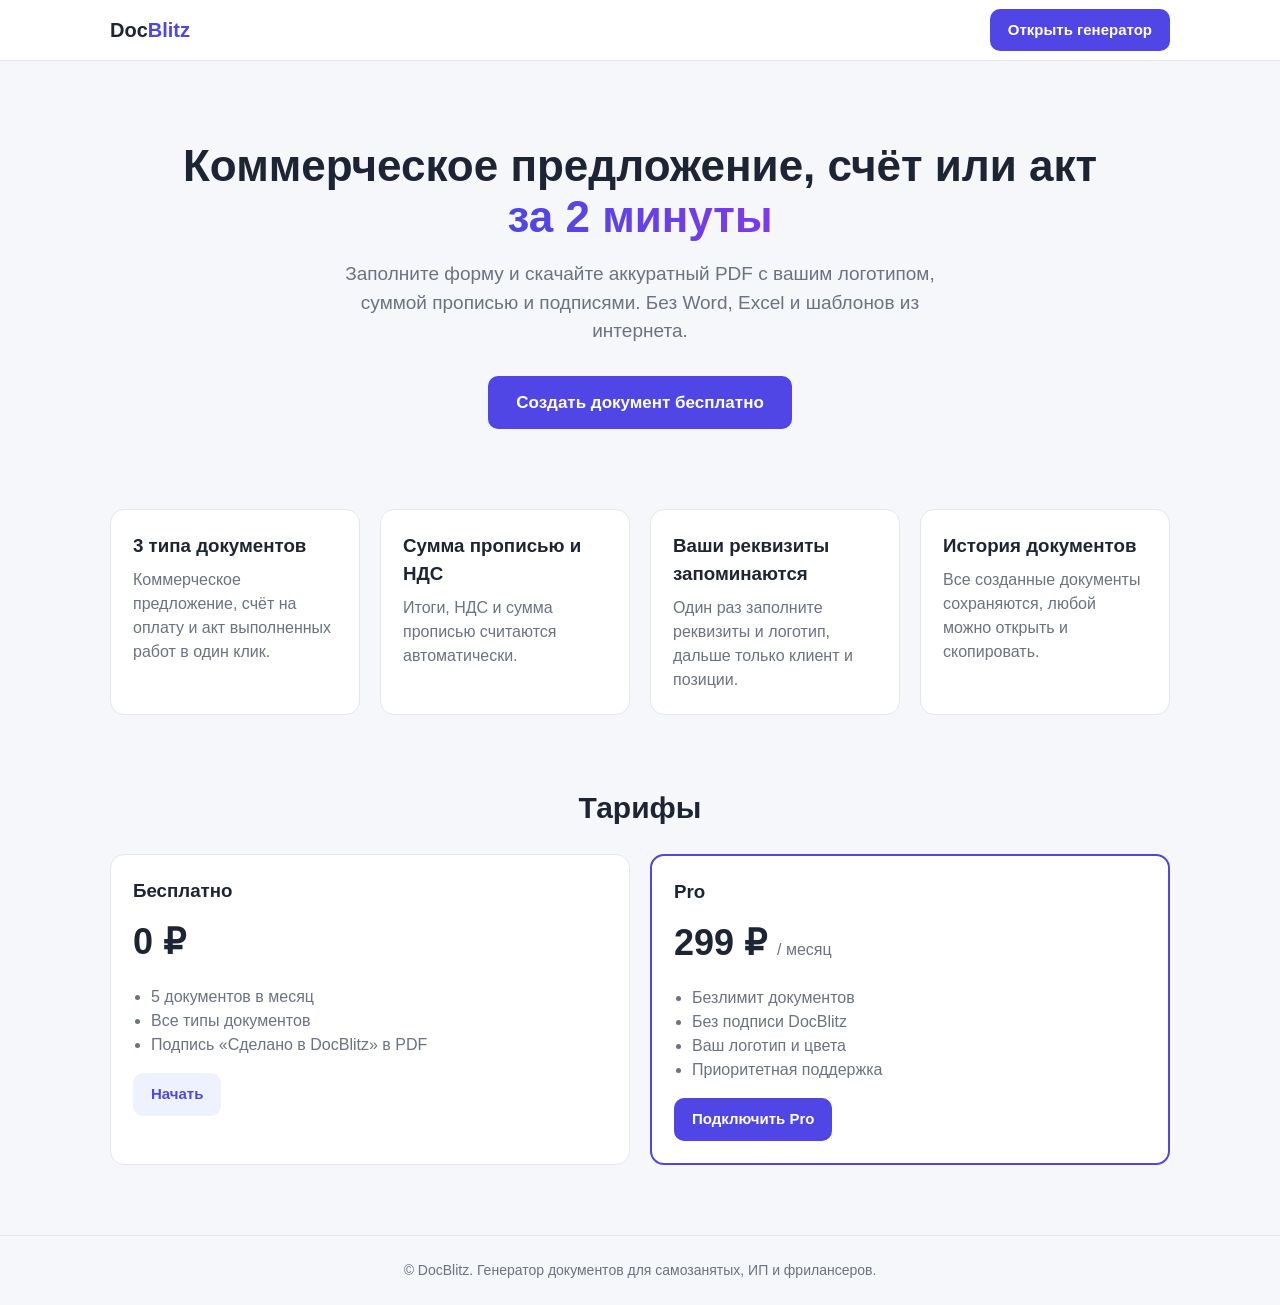
<file: index.html>
<!DOCTYPE html>
<html lang="ru">
<head>
<meta charset="UTF-8"><meta name="viewport" content="width=device-width,initial-scale=1">
<title>DocBlitz — коммерческие предложения и счета за 2 минуты</title>
<meta name="description" content="Онлайн-генератор коммерческих предложений, счетов и актов с выгрузкой в PDF. Для самозанятых, ИП и фрилансеров.">
<link rel="stylesheet" href="style.css">
<script src="metrika.js"></script>
</head>
<body>
<header class="nav"><div class="container">
  <a class="logo" href="index.html">Doc<span>Blitz</span></a>
  <a class="btn" href="app.html">Открыть генератор</a>
</div></header>

<section class="hero"><div class="container">
  <h1>Коммерческое предложение, счёт или акт<br><em>за 2 минуты</em></h1>
  <p>Заполните форму и скачайте аккуратный PDF с вашим логотипом, суммой прописью и подписями. Без Word, Excel и шаблонов из интернета.</p>
  <a class="btn big" href="app.html">Создать документ бесплатно</a>
</div></section>

<section class="container">
  <div class="features">
    <div class="card"><h3>3 типа документов</h3><p>Коммерческое предложение, счёт на оплату и акт выполненных работ в один клик.</p></div>
    <div class="card"><h3>Сумма прописью и НДС</h3><p>Итоги, НДС и сумма прописью считаются автоматически.</p></div>
    <div class="card"><h3>Ваши реквизиты запоминаются</h3><p>Один раз заполните реквизиты и логотип, дальше только клиент и позиции.</p></div>
    <div class="card"><h3>История документов</h3><p>Все созданные документы сохраняются, любой можно открыть и скопировать.</p></div>
  </div>

  <h2 class="section">Тарифы</h2>
  <div class="pricing">
    <div class="card"><h3>Бесплатно</h3><div class="price">0 ₽</div>
      <ul><li>5 документов в месяц</li><li>Все типы документов</li><li>Подпись «Сделано в DocBlitz» в PDF</li></ul>
      <a class="btn secondary" href="app.html">Начать</a></div>
    <div class="card pro"><h3>Pro</h3><div class="price">299 ₽ <small>/ месяц</small></div>
      <ul><li>Безлимит документов</li><li>Без подписи DocBlitz</li><li>Ваш логотип и цвета</li><li>Приоритетная поддержка</li></ul>
      <a class="btn" href="app.html#pro">Подключить Pro</a></div>
  </div>
</section>

<footer>© DocBlitz. Генератор документов для самозанятых, ИП и фрилансеров.</footer>
</body>
</html>
</file>
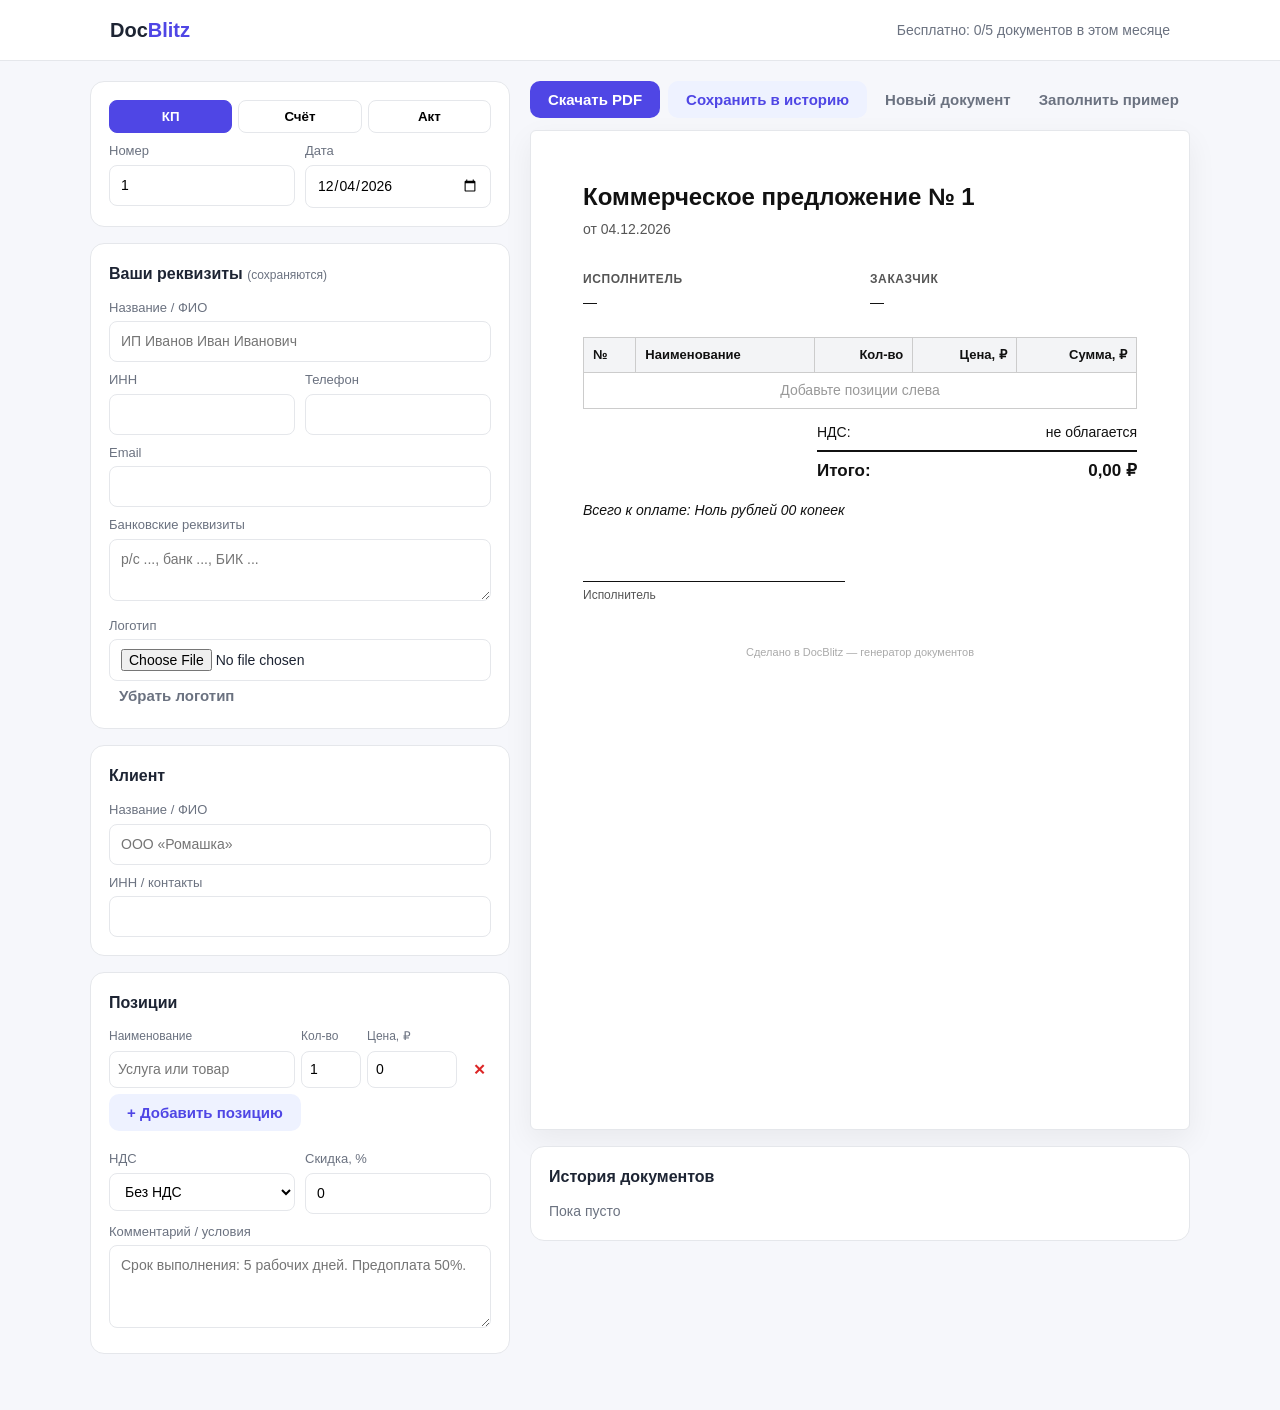
<file: app.html>
<!DOCTYPE html>
<html lang="ru">
<head>
<meta charset="UTF-8"><meta name="viewport" content="width=device-width,initial-scale=1">
<title>Генератор документов — DocBlitz</title>
<link rel="stylesheet" href="style.css">
<script src="metrika.js"></script>
</head>
<body>
<header class="nav"><div class="container">
  <a class="logo" href="index.html">Doc<span>Blitz</span></a>
  <span id="planBadge" class="no-print" style="color:var(--muted);font-size:14px"></span>
</div></header>

<div class="container app">
  <aside class="sidebar">
    <div class="panel">
      <div class="tabs" id="typeTabs">
        <button data-type="kp" class="active">КП</button>
        <button data-type="invoice">Счёт</button>
        <button data-type="act">Акт</button>
      </div>
      <div class="row">
        <div><label>Номер</label><input id="number"></div>
        <div><label>Дата</label><input id="date" type="date"></div>
      </div>
    </div>

    <div class="panel">
      <h3>Ваши реквизиты <span style="font-weight:400;color:var(--muted);font-size:12px">(сохраняются)</span></h3>
      <label>Название / ФИО</label><input id="sName" placeholder="ИП Иванов Иван Иванович">
      <div class="row">
        <div><label>ИНН</label><input id="sInn"></div>
        <div><label>Телефон</label><input id="sPhone"></div>
      </div>
      <label>Email</label><input id="sEmail">
      <label>Банковские реквизиты</label><textarea id="sBank" rows="2" placeholder="р/с ..., банк ..., БИК ..."></textarea>
      <label>Логотип</label><input id="logo" type="file" accept="image/*">
      <button class="btn ghost" id="removeLogo" type="button">Убрать логотип</button>
    </div>

    <div class="panel">
      <h3>Клиент</h3>
      <label>Название / ФИО</label><input id="cName" placeholder="ООО «Ромашка»">
      <label>ИНН / контакты</label><input id="cInfo">
    </div>

    <div class="panel">
      <h3>Позиции</h3>
      <div class="item" style="font-size:12px;color:var(--muted)"><span>Наименование</span><span>Кол-во</span><span>Цена, ₽</span><span></span></div>
      <div id="items"></div>
      <button class="btn secondary" id="addItem" type="button">+ Добавить позицию</button>
      <div class="row" style="margin-top:10px">
        <div><label>НДС</label>
          <select id="vat"><option value="none">Без НДС</option><option value="20in">НДС 20% (в т.ч.)</option><option value="20top">НДС 20% (сверху)</option></select></div>
        <div><label>Скидка, %</label><input id="discount" type="number" min="0" max="100" value="0"></div>
      </div>
      <label>Комментарий / условия</label><textarea id="note" rows="3" placeholder="Срок выполнения: 5 рабочих дней. Предоплата 50%."></textarea>
    </div>
  </aside>

  <main>
    <div class="toolbar no-print">
      <button class="btn" id="pdf">Скачать PDF</button>
      <button class="btn secondary" id="save">Сохранить в историю</button>
      <button class="btn ghost" id="newDoc">Новый документ</button>
      <button class="btn ghost" id="demo">Заполнить пример</button>
    </div>
    <div id="limitBox" class="limit no-print" style="display:none"></div>
    <div class="doc" id="doc"></div>
    <div class="panel no-print" style="margin-top:16px">
      <h3>История документов</h3>
      <div id="history"></div>
    </div>
  </main>
</div>
<script src="app.js"></script>
</body>
</html>
</file>
<file: style.css>
:root{--bg:#f6f7fb;--card:#fff;--text:#1d2433;--muted:#6b7280;--accent:#4f46e5;--accent2:#7c3aed;--border:#e5e7eb;--danger:#dc2626}
*{box-sizing:border-box}
body{margin:0;font-family:-apple-system,"Segoe UI",Roboto,Arial,sans-serif;background:var(--bg);color:var(--text);line-height:1.5}
a{color:var(--accent);text-decoration:none}
.container{max-width:1100px;margin:0 auto;padding:0 20px}
header.nav{background:#fff;border-bottom:1px solid var(--border);position:sticky;top:0;z-index:10}
header.nav .container{display:flex;align-items:center;justify-content:space-between;height:60px}
.logo{font-weight:800;font-size:20px;color:var(--text)}
.logo span{color:var(--accent)}
.btn{display:inline-block;border:0;border-radius:10px;padding:10px 18px;font-size:15px;font-weight:600;cursor:pointer;background:var(--accent);color:#fff;transition:.15s}
.btn:hover{filter:brightness(1.1)}
.btn.secondary{background:#eef2ff;color:var(--accent)}
.btn.ghost{background:transparent;color:var(--muted);padding:6px 10px}
.btn.danger{background:transparent;color:var(--danger);padding:6px 10px}
.btn.big{padding:14px 28px;font-size:17px}
.hero{padding:80px 0 60px;text-align:center}
.hero h1{font-size:44px;line-height:1.15;margin:0 0 18px}
.hero h1 em{font-style:normal;background:linear-gradient(90deg,var(--accent),var(--accent2));-webkit-background-clip:text;background-clip:text;color:transparent}
.hero p{font-size:19px;color:var(--muted);max-width:640px;margin:0 auto 30px}
.features{display:grid;grid-template-columns:repeat(auto-fit,minmax(240px,1fr));gap:20px;padding:20px 0 60px}
.card{background:var(--card);border:1px solid var(--border);border-radius:14px;padding:22px}
.card h3{margin:0 0 8px}
.card p{margin:0;color:var(--muted)}
.pricing{display:grid;grid-template-columns:repeat(auto-fit,minmax(260px,1fr));gap:20px;padding-bottom:70px}
.price{font-size:36px;font-weight:800;margin:10px 0}
.price small{font-size:16px;color:var(--muted);font-weight:400}
.card.pro{border:2px solid var(--accent)}
.card ul{padding-left:18px;color:var(--muted)}
h2.section{text-align:center;font-size:30px;margin:10px 0 24px}
footer{border-top:1px solid var(--border);padding:24px 0;color:var(--muted);font-size:14px;text-align:center}

/* app */
.app{display:grid;grid-template-columns:420px 1fr;gap:20px;padding:20px 0 40px}
@media(max-width:950px){.app{grid-template-columns:1fr}}
.panel{background:#fff;border:1px solid var(--border);border-radius:14px;padding:18px;margin-bottom:16px}
.panel h3{margin:0 0 12px;font-size:16px}
label{display:block;font-size:13px;color:var(--muted);margin:8px 0 4px}
input,select,textarea{width:100%;padding:9px 11px;border:1px solid var(--border);border-radius:8px;font:inherit;font-size:14px;background:#fff}
input:focus,select:focus,textarea:focus{outline:2px solid #c7d2fe;border-color:var(--accent)}
.row{display:grid;grid-template-columns:1fr 1fr;gap:10px}
.item{display:grid;grid-template-columns:1fr 60px 90px 28px;gap:6px;margin-bottom:6px}
.item input{padding:7px 8px}
.tabs{display:flex;gap:6px;flex-wrap:wrap}
.tabs button{flex:1;border:1px solid var(--border);background:#fff;border-radius:8px;padding:8px;cursor:pointer;font-weight:600}
.tabs button.active{background:var(--accent);color:#fff;border-color:var(--accent)}
.toolbar{display:flex;gap:8px;flex-wrap:wrap;margin-bottom:12px}
.history-item{display:flex;justify-content:space-between;align-items:center;padding:8px 0;border-bottom:1px solid var(--border);font-size:14px}
.history-item:last-child{border:0}

/* document */
.doc{background:#fff;border:1px solid var(--border);border-radius:6px;padding:48px 52px;min-height:1000px;font-size:14px;color:#111;box-shadow:0 10px 30px rgba(0,0,0,.06)}
.doc .head{display:flex;justify-content:space-between;align-items:flex-start;gap:20px;margin-bottom:30px}
.doc .head img{max-height:70px;max-width:200px}
.doc h1{font-size:24px;margin:0 0 4px}
.doc .meta{color:#555}
.doc .parties{display:grid;grid-template-columns:1fr 1fr;gap:20px;margin-bottom:24px}
.doc .parties b{display:block;margin-bottom:4px;color:#555;font-size:12px;text-transform:uppercase;letter-spacing:.05em}
.doc table{width:100%;border-collapse:collapse;margin:10px 0}
.doc th,.doc td{border:1px solid #ccc;padding:7px 9px;text-align:left}
.doc th{background:#f3f4f6;font-size:13px}
.doc td.num,.doc th.num{text-align:right;white-space:nowrap}
.doc .totals{margin-left:auto;width:320px}
.doc .totals div{display:flex;justify-content:space-between;padding:3px 0}
.doc .totals .grand{font-weight:800;font-size:17px;border-top:2px solid #111;margin-top:4px;padding-top:6px}
.doc .words{margin:14px 0;font-style:italic}
.doc .note{white-space:pre-wrap;margin-top:20px;color:#333}
.doc .sign{display:flex;justify-content:space-between;margin-top:60px;gap:30px}
.doc .sign div{flex:1;border-top:1px solid #111;padding-top:4px;font-size:12px;color:#555}
.watermark{margin-top:40px;text-align:center;color:#aaa;font-size:11px}
.limit{background:#fef3c7;border:1px solid #fde68a;color:#92400e;padding:10px 12px;border-radius:10px;font-size:14px;margin-bottom:12px}

@media print{
  body{background:#fff}
  header.nav,.no-print,.sidebar{display:none!important}
  .app{display:block;padding:0}
  .doc{border:0;box-shadow:none;padding:0;min-height:0}
  .container{max-width:none;padding:0}
  @page{margin:16mm}
}
</file>
